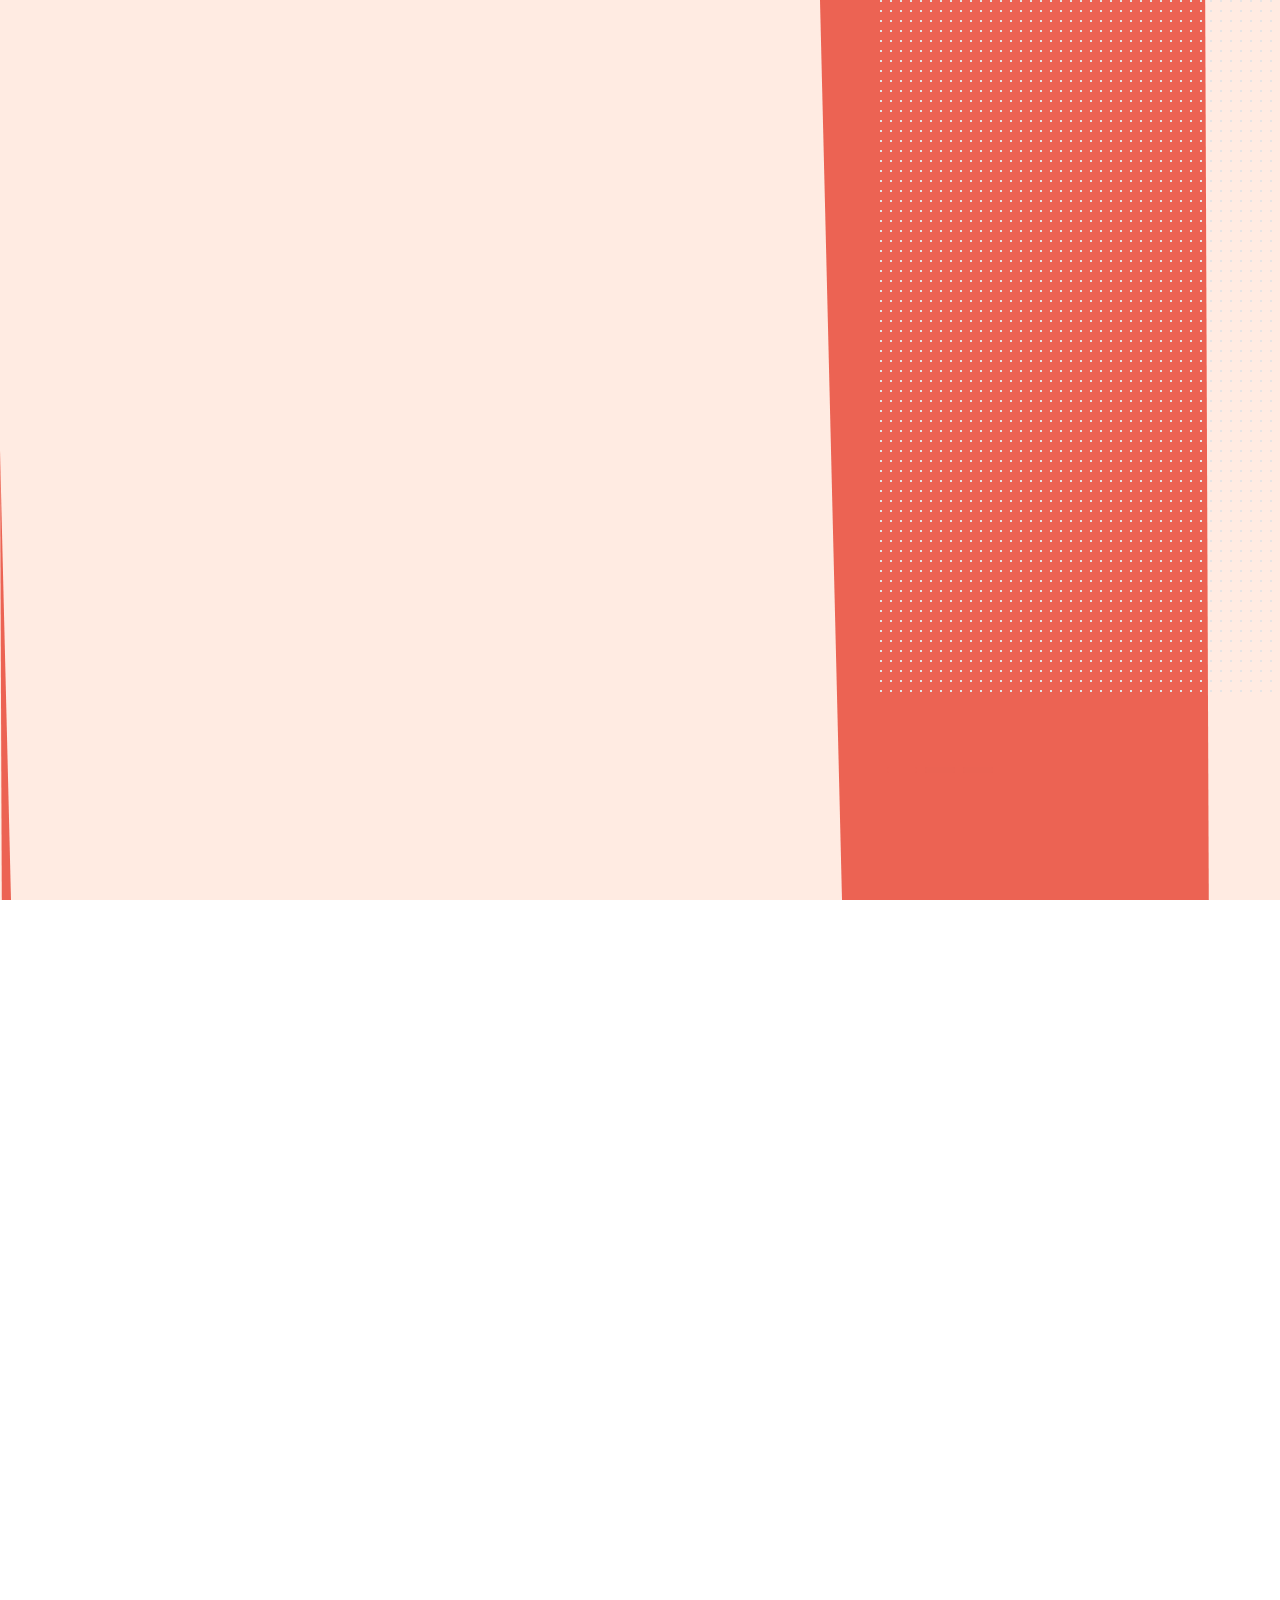
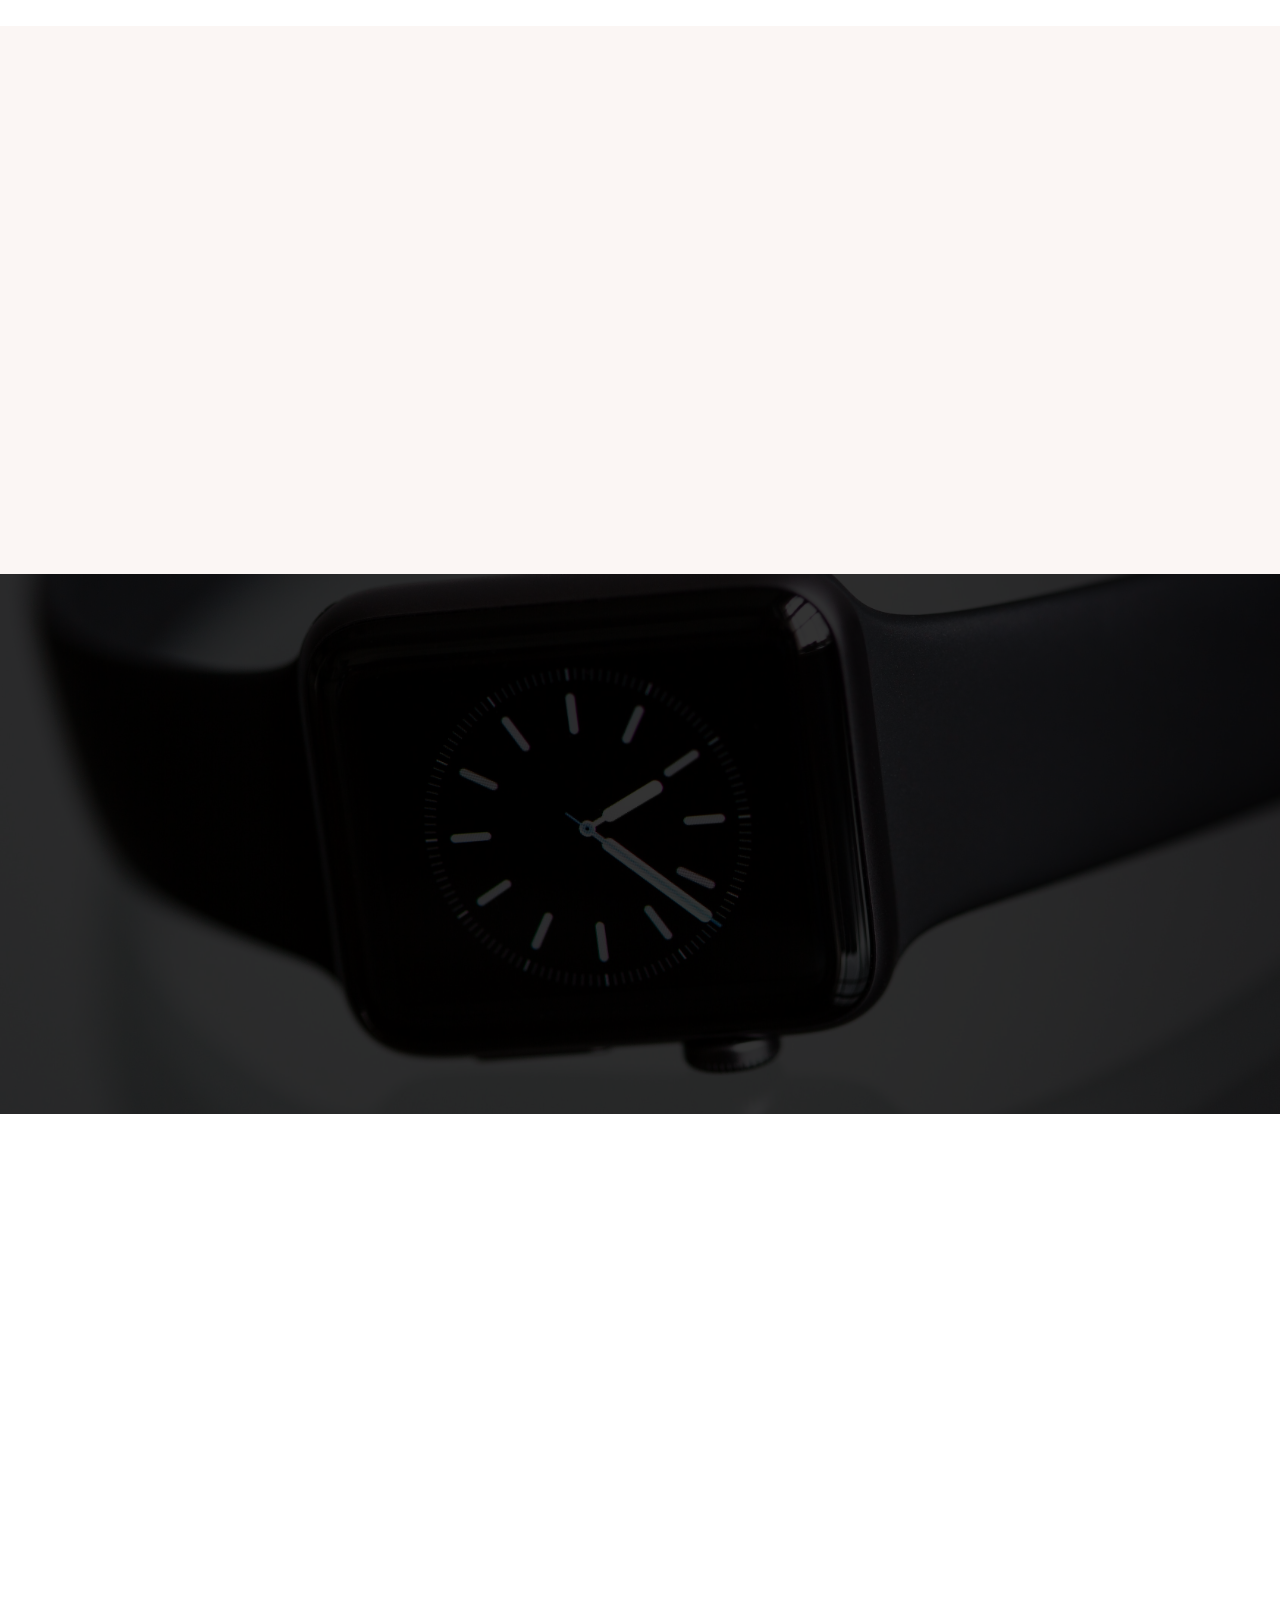
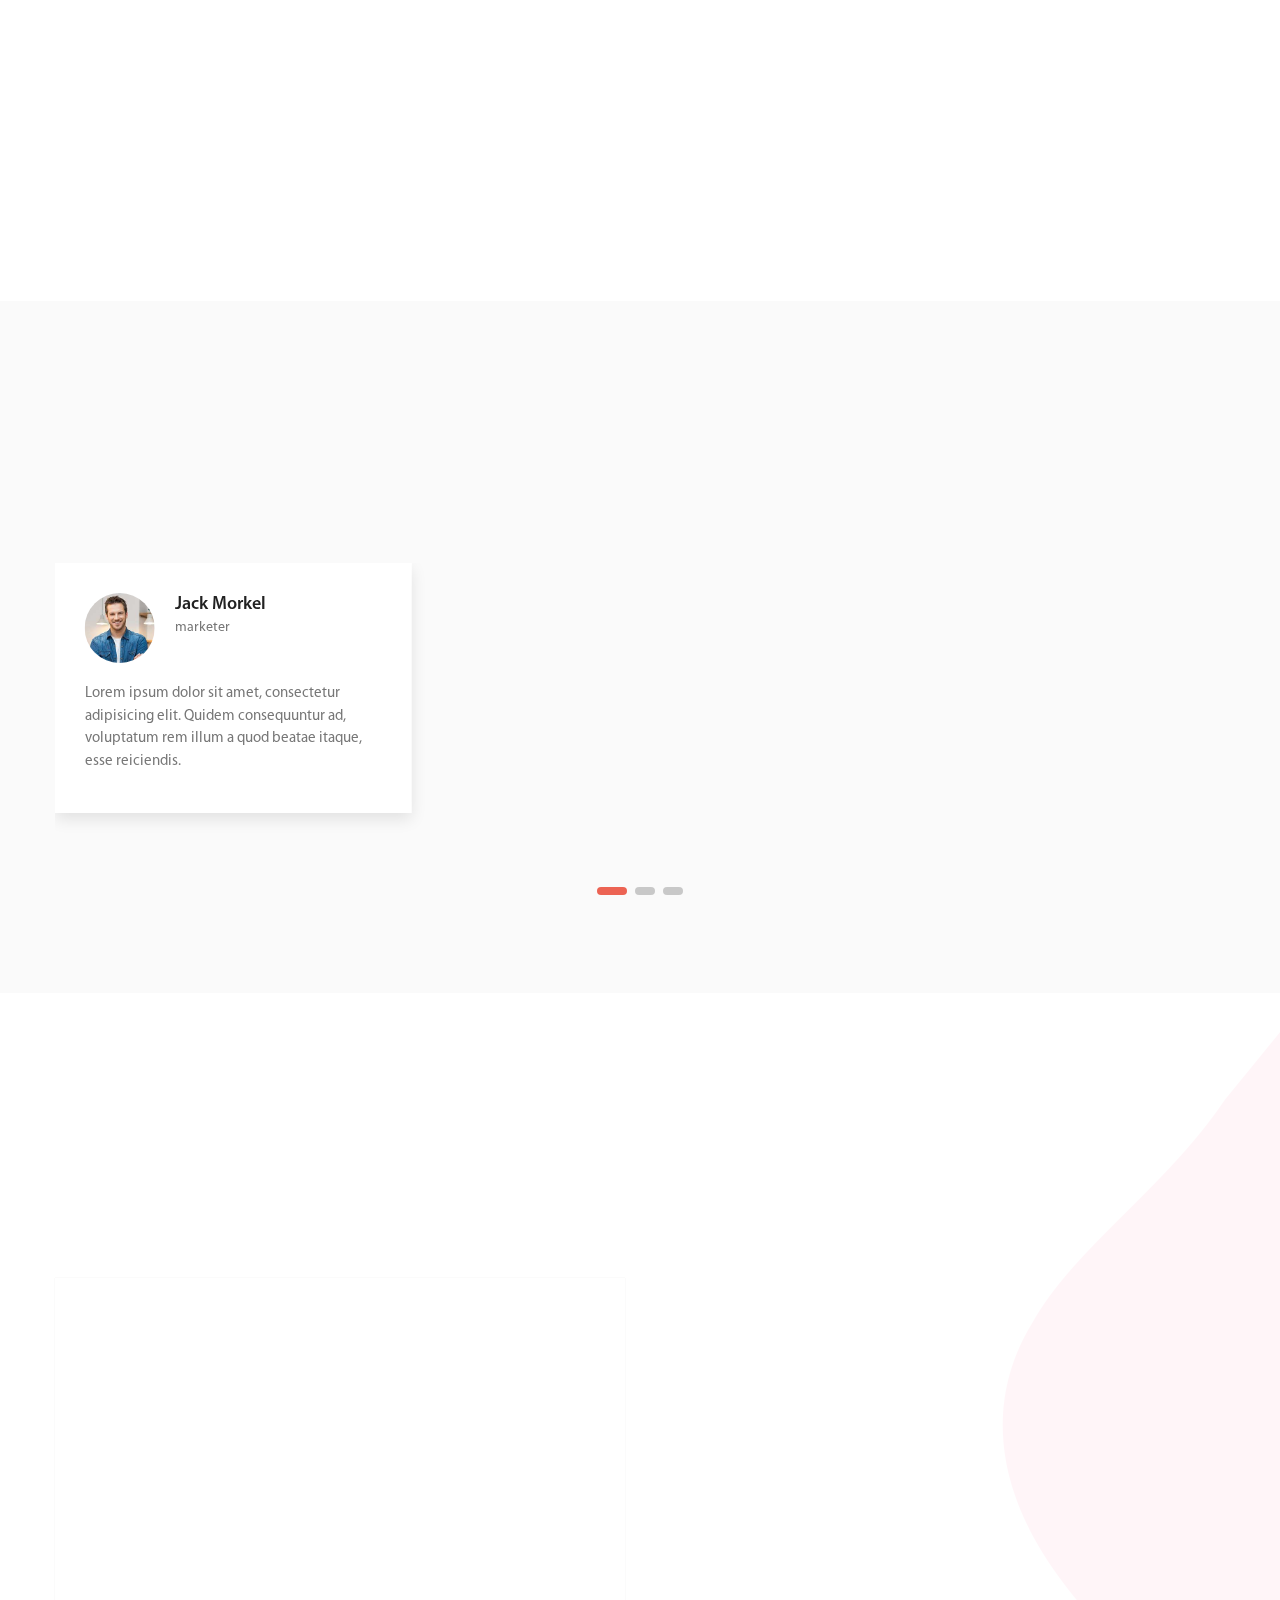
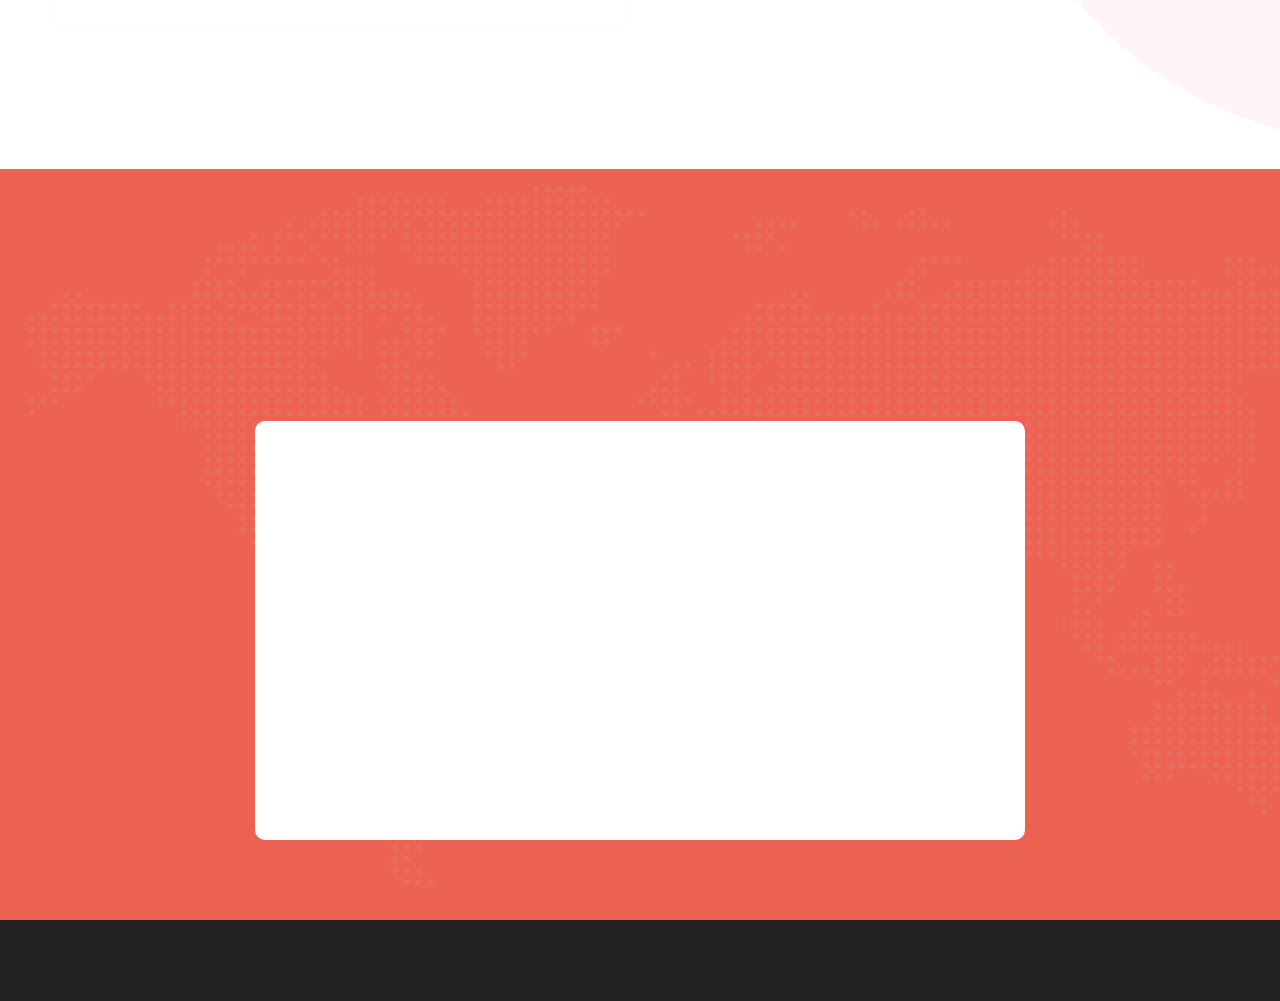
<file: index2.html>
<!DOCTYPE html>
<html lang="en">

<head>
  <meta charset="UTF-8">
  <meta name="viewport" content="width=device-width, initial-scale=1.0">
  <meta http-equiv="X-UA-Compatible" content="ie=edge">
  <meta name="keywords" content="">
  <meta name="description" content="">
  <title>Morofy - Product Landing Page</title>
  <!--favicon-->
  <link rel="shortcut icon" type="image/png" href="assets/images/favicon.png" />
  <!-- fontawesome -->
  <link rel="stylesheet" href="https://cdnjs.cloudflare.com/ajax/libs/font-awesome/5.11.2/css/all.min.css" />
  <!-- bootstrap css -->
  <link rel="stylesheet" href="assets/css/bootstrap.min.css">
  <!-- swiper css -->
  <link rel="stylesheet" href="assets/css/swiper.min.css">
  <!-- fancyapp css -->
  <link rel="stylesheet" href="assets/css/jquery.fancybox.min.css">
  <!-- main css -->
  <link rel="stylesheet" href="assets/css/style.css">
</head>

<body>

  <!-- start header -->
  <header id="header">
    <nav class="navbar navbar-expand-lg" id="header-navbar">
      <div class="container">
        <!-- Logo -->
        <a class="logo navbar-brand" href="#">Morofy</a>
        <button class="navbar-toggler hamburger" type="button" data-toggle="collapse" data-target="#navbarContent" aria-controls="navbarContent" aria-expanded="false" aria-label="Toggle navigation">
          <!-- <span class="icon-bar"><i class="icofont-navigation-menu"></i></span> -->
          <span class="line"></span>
          <span class="line"></span>
          <span class="line"></span>
        </button>
        <!-- navbar links -->
        <div class="collapse navbar-collapse" id="navbarContent">
          <ul class="navbar-nav ml-auto">
            <li class="nav-item active">
              <a class="nav-link" href="#homeArea" data-scroll-nav="0">Home</a>
            </li>
            <li class="nav-item">
              <a class="nav-link" href="#feature" data-scroll-nav="1">Features</a>
            </li>
            <li class="nav-item">
              <a class="nav-link" href="#about" data-scroll-nav="2">About</a>
            </li>
            <li class="nav-item">
              <a class="nav-link" href="#product" data-scroll-nav="3">Product</a>
            </li>
            <li class="nav-item">
              <a class="nav-link" href="#review" data-scroll-nav="5">Reviews</a>
            </li>
            <li class="nav-item">
              <a class="nav-link" href="#faq" data-scroll-nav="4">Faq</a>
            </li>
            <li class="nav-item">
              <a class="nav-link" href="#contact" data-scroll-nav="6">Contact</a>
            </li>
          </ul>
        </div>
      </div>
    </nav>
  </header>
  <!-- end header -->

  <!-- start home area -->
  <section class="home-area hero-bg" id="homeArea">
    <div id="homeBgAddition" class="home-addition-bg"></div>
    <div id="homeBg" class="home-bg"></div>
    <div class="container">
      <div class="row align-items-center">
        <div class="col-md-6 col-sm-12 col-xs-12">
          <div class="caption-text">
            <h2 class="large">
              <div class="line">
                <span>Smart Digital</span>
              </div>
              <div class="line">
                <span>Watch For</span>
              </div>
              <div class="line">
                <span>Luxurious Life</span>
              </div>
            </h2>
            <p>Donec nec justo eget felis facilisis fermentum. Aliquam porttitor mauris sit amet orci. Aenean dignissim pellentesque felis.</p>
            <a href="#buy-product" class="button-home">Buy Product</a>
          </div>
        </div>
        <div class="col-md-6 col-sm-12 col-xs-12">
          <div class="caption-img">
            <!-- <img src="assets/images/watch/gold-watch.png" class="img-fluid home-image" alt="Watch"> -->
            <div class="swiper-container swiper-header">
              <div class="swiper-wrapper">
                <div class="swiper-slide">
                  <div class="caption-slide">
                    <img src="assets/images/watch/gold-watch.png" class="img-fluid home-image" alt="Watch">
                  </div>
                </div>
                <div class="swiper-slide">
                  <div class="caption-slide">
                    <img src="assets/images/watch/gold-watch.png" class="img-fluid home-image" alt="Watch">
                  </div>
                </div>
                <div class="swiper-slide">
                  <div class="caption-slide">
                    <img src="assets/images/watch/gold-watch.png" class="img-fluid home-image" alt="Watch">
                  </div>
                </div>
              </div>
              <!-- swiper pagination -->
              <div class="swiper-pagination header-pagination"></div>

            </div>
          </div>
        </div>
      </div>
    </div>
    <div id="featureBannerGreen"></div>
    <div class="pattern-bg"></div>
  </section>
  <!-- end home area -->

  <!-- start feature -->
  <section class="feature-area hero-bg" id="feature">
    <div class="container">
      <div class="row">
        <div class="col-lg-5 col-md-6 col-xs-12">
          <div class="feature-caption">
            <div class="heading">
              <h2>We are here to provide you with the best features.</h2>
            </div>
            <p>Lorem ipsum dolor sit amet, consectetur adipisicing elit. Enim nulla qui sequi incidunt nemo aliquam minus necessitatibus eum. Dolores, repellat.</p>
            <a href="#" class="link">View All Features <i class="fas fa-chevron-right"></i></a>
          </div>
        </div>
        <div class="col-lg-7 col-md-12 col-xs-12">
          <div class="row feature-list">
            <!-- feature items -->
            <div class="lg-6 col-md-6 col-sm-12">
              <div class="feature-items">
                <div class="icon">
                  <spna class="icon-f"><i class="fas fa-layer-group"></i></spna>
                </div>
                <div class="text">
                  <h4 class="subhead">Attractive Interface</h4>
                  <p>Morbi in sem quis dui placerat ornare. Pellentesque odio nisi, euismod in, pharetra a, ultricies in, diam. Sed arcu. Cras consequat.</p>
                </div>
              </div>
            </div>
            <!-- //feature items -->
            <!-- feature items -->
            <div class="lg-6 col-md-6 col-sm-12">
              <div class="feature-items">
                <div class="icon">
                  <spna class="icon-f"><i class="fas fa-bell"></i></spna>
                </div>
                <div class="text">
                  <h4 class="subhead">Notification Alert</h4>
                  <p>Morbi in sem quis dui placerat ornare. Pellentesque odio nisi, euismod in, pharetra a, ultricies in, diam. Sed arcu. Cras consequat.</p>
                </div>
              </div>
            </div>
            <!-- //feature items -->
            <!-- feature items -->
            <div class="lg-6 col-md-6 col-sm-12">
              <div class="feature-items">
                <div class="icon">
                  <spna class="icon-f"><i class="fas fa-chart-bar"></i>
                </div>
                <div class="text">
                  <h4 class="subhead">GPS Tracking</h4>
                  <p>Morbi in sem quis dui placerat ornare. Pellentesque odio nisi, euismod in, pharetra a, ultricies in, diam. Sed arcu. Cras consequat.</p>
                </div>
              </div>
            </div>
            <!-- //feature items -->
            <!-- feature items -->
            <div class="lg-6 col-md-6 col-sm-12">
              <div class="feature-items">
                <div class="icon">
                  <spna class="icon-f"><i class="fas fa-comment-alt"></i>
                </div>
                <div class="text">
                  <h4 class="subhead">User Live Chat</h4>
                  <p>Morbi in sem quis dui placerat ornare. Pellentesque odio nisi, euismod in, pharetra a, ultricies in, diam. Sed arcu. Cras consequat.</p>
                </div>
              </div>
            </div>
            <!-- //feature items -->
            <!-- feature items -->
            <div class="lg-6 col-md-6 col-sm-12">
              <div class="feature-items">
                <div class="icon">
                  <spna class="icon-f"><i class="fab fa-app-store-ios"></i>
                </div>
                <div class="text">
                  <h4 class="subhead">IOS and Android Apps</h4>
                  <p>Morbi in sem quis dui placerat ornare. Pellentesque odio nisi, euismod in, pharetra a, ultricies in, diam. Sed arcu. Cras consequat.</p>
                </div>
              </div>
            </div>
            <!-- //feature items -->
            <!-- feature items -->
            <div class="lg-6 col-md-6 col-sm-12">
              <div class="feature-items">
                <div class="icon">
                  <spna class="icon-f"><i class="fas fa-microchip"></i>
                </div>
                <div class="text">
                  <h4 class="subhead">Lastest Technology</h4>
                  <p>Morbi in sem quis dui placerat ornare. Pellentesque odio nisi, euismod in, pharetra a, ultricies in, diam. Sed arcu. Cras consequat.</p>
                </div>
              </div>
            </div>
            <!-- //feature items -->
          </div>
        </div>
      </div>
    </div>
    <div id="aboutBannerGreen"></div>
  </section>
  <!-- end feature -->

  <!-- start about -->
  <section class="about-area hero-bg" id="about">
    <div class="container">
      <div class="row align-items-center">
        <div class="col-lg-6 col-md-6 col-xs-12 col-sm-12">
          <div class="about-caption">
            <h5 class="subhead">About the Watch</h5>
            <h2 class="head">Best and Fashionable Smart Watch For Easy Life.</h2>
            <p>Lorem ipsum dolor sit amet, consectetur adipisicing elit. Architecto tempora illum, ratione corporis dolore animi explicabo itaque. Reprehenderit minima pariatur magni sit aliquam, reiciendis at quasi, ullam quidem ea asperiores.</p>

            <ul class="list-point">
              <li class="items"><i class="fas fa-check"></i> Model No #240 Blackmart</li>
              <li class="items"><i class="fas fa-check"></i> Camera Resulation 24 Mega Pixel</li>
              <li class="items"><i class="fas fa-check"></i> Image Processor DIGIC 7</li>
            </ul>
          </div>
        </div>
        <div class="col-lg-6 col-md-6 col-xs-12 col-sm-12">
          <div class="about-image">
            <img src="assets/images/view.jpeg" class="img-fluid w-100" alt="About View">
            <div class="">
              <a data-fancybox href="https://www.youtube.com/watch?v=U2bxEPShX3o" class="video-play-button"><i class="fas fa-play"></i></a>
            </div>
          </div>
        </div>
      </div>
    </div>
    <div id="videoBannerGreen"></div>
  </section>
  <!-- end about -->

  <!-- start video -->
  <section class="video-area">
    <div class="container">
      <div class="row">
        <div class="col-md-12 text-center">
          <div class="heading">
            <h2>Product Demo Video</h2>
            <p>Lorem ipsum dolor sit amet, consectetur adipisicing elit. Quae, rerum aut! Tempore maiores ipsum sequi porro ratione officia.</p>
          </div>
          <div class="video-play-button">
            <a data-fancybox href="https://www.youtube.com/watch?v=SGo1i4BEBL4"><i class="fas fa-play"></i></a>
          </div>
        </div>
      </div>
    </div>
    <div id="productBannerGreen"></div>
  </section>
  <!-- end video -->

  <!-- start product -->
  <section class="product-area hero-bg" id="product">
    <div class="container">
      <div class="row">
        <div class="col-md-12">
          <div class="heading">
            <h2>Our Awesome Products</h2>
            <p>Donec nec justo eget felis facilisis fermentum. Aliquam porttitor mauris sit amet orci. Aenean dignissim pellentesque felis.</p>
          </div>
        </div>

        <div class="col-md-12">
          <div class="product-items">
            <div class="row">
              <div class="col-lg-3 col-md-4 col-sm-12 col-xs-12 p-lg-0 pro-box">
                <div class="product-card">
                  <div class="product-image">
                    <img src="assets/images/products/product-01.png" class="img-fluid" alt="Product Image">
                  </div>
                  <div class="product-details">
                    <div class="product-head">
                      <h6 class="price"><span class="dollar">$</span>199$.00</h6>
                      <h4 class="name">Casual</h4>
                    </div>
                    <div class="product-title-hover">
                      <div class="title">
                        <p>Lorem ipsum dolor sit amet, consectetur adipisicing elit.</p>
                        <a href="#" class="btn btn-default btn-block">Shop <i class="fas fa-long-arrow-alt-right"></i></a>
                      </div>
                    </div>
                  </div>
                </div>
              </div>
              <div class="col-lg-3 col-md-4 col-sm-12 col-xs-12 p-lg-0 pro-box">
                <div class="product-card">
                  <div class="product-image">
                    <img src="assets/images/products/product-02.png" class="img-fluid" alt="Product Image">
                  </div>
                  <div class="product-details">
                    <div class="product-head">
                      <h6 class="price"><span class="dollar">$</span>199$.00</h6>
                      <h4 class="name">Smart</h4>
                    </div>
                    <div class="product-title-hover">
                      <div class="title">
                        <p>Lorem ipsum dolor sit amet, consectetur adipisicing elit.</p>
                        <a href="#" class="btn btn-default btn-block">Shop <i class="fas fa-long-arrow-alt-right"></i></a>
                      </div>
                    </div>
                  </div>
                </div>
              </div>
              <div class="col-lg-3 col-md-4 col-sm-12 col-xs-12 p-lg-0 pro-box">
                <div class="product-card">
                  <div class="product-image">
                    <img src="assets/images/products/product-03.png" class="img-fluid" alt="Product Image">
                  </div>
                  <div class="product-details">
                    <div class="product-head">
                      <h6 class="price"><span class="dollar">$</span>199$.00</h6>
                      <h4 class="name">Glorious</h4>
                    </div>
                    <div class="product-title-hover">
                      <div class="title">
                        <p>Lorem ipsum dolor sit amet, consectetur adipisicing elit.</p>
                        <a href="#" class="btn btn-default btn-block">Shop <i class="fas fa-long-arrow-alt-right"></i></a>
                      </div>
                    </div>
                  </div>
                </div>
              </div>
              <div class="col-lg-3 col-md-4 col-sm-12 col-xs-12 p-lg-0 pro-box">
                <div class="product-card">
                  <div class="product-image">
                    <img src="assets/images/products/product-04.png" class="img-fluid" alt="Product Image">
                  </div>
                  <div class="product-details">
                    <div class="product-head">
                      <h6 class="price"><span class="dollar">$</span>199$.00</h6>
                      <h4 class="name">Extra</h4>
                    </div>
                    <div class="product-title-hover">
                      <div class="title">
                        <p>Lorem ipsum dolor sit amet, consectetur adipisicing elit.</p>
                        <a href="#" class="btn btn-default btn-block">Shop <i class="fas fa-long-arrow-alt-right"></i></a>
                      </div>
                    </div>
                  </div>
                </div>
              </div>
            </div>
          </div>
        </div>
      </div>
    </div>
    <div id="reviewBannerGreen"></div>
  </section>
  <!-- end product -->

  <!-- start review client -->
  <section class="review-client hero-bg" id="review">
    <div class="container">
      <div class="row">
        <div class="col-md-12">
          <div class="heading">
            <h2>Customer Reviews</h2>
            <p>Lorem ipsum dolor sit amet, consectetur adipisicing elit. Quae, rerum aut! Tempore maiores ipsum sequi porro ratione officia.</p>
          </div>

          <div class="review-slider">
            <div class="swiper-container review-container">
              <div class="swiper-wrapper">
                <div class="swiper-slide">
                  <div class="review-content">
                    <div class="inline-rev">
                      <img src="assets/images/reviews/client-1.jpg" class="img-fluid" alt="">
                      <div class="name">
                        <h4>Shane Kyle</h4>
                        <p>marketer</p>
                      </div>
                    </div>
                    <div class="title">
                      <p>Lorem ipsum dolor sit amet, consectetur adipisicing elit. Quidem consequuntur ad, voluptatum rem illum a quod beatae itaque, esse reiciendis.</p>
                    </div>
                  </div>
                </div>
                <div class="swiper-slide">
                  <div class="review-content">
                    <div class="inline-rev">
                      <img src="assets/images/reviews/client-2.jpg" class="img-fluid" alt="">
                      <div class="name">
                        <h4>Adam Smith</h4>
                        <p>marketer</p>
                      </div>
                    </div>
                    <div class="title">
                      <p>Lorem ipsum dolor sit amet, consectetur adipisicing elit. Quidem consequuntur ad, voluptatum rem illum a quod beatae itaque, esse reiciendis.</p>
                    </div>
                  </div>
                </div>
                <div class="swiper-slide">
                  <div class="review-content">
                    <div class="inline-rev">
                      <img src="assets/images/reviews/client-3.jpg" class="img-fluid" alt="">
                      <div class="name">
                        <h4>Jack Morkel</h4>
                        <p>marketer</p>
                      </div>
                    </div>
                    <div class="title">
                      <p>Lorem ipsum dolor sit amet, consectetur adipisicing elit. Quidem consequuntur ad, voluptatum rem illum a quod beatae itaque, esse reiciendis.</p>
                    </div>
                  </div>
                </div>
              </div>

              <!-- swiper pagination -->
              <div class="swiper-pagination review-pagination"></div>
            </div>
          </div>
        </div>
      </div>
    </div>
    <div id="faqGreenBanner"></div>
  </section>
  <!-- end review client -->

  <!-- start faq -->
  <section class="faq-area hero-bg" id="faq">
    <div class="container">
      <div class="row">
        <div class="col-md-12">
          <div class="heading">
            <h2>Frequently Asked Questions</h2>
            <p>Lorem ipsum dolor sit amet, consectetur adipisicing elit. Quae, rerum aut! Tempore maiores ipsum sequi porro ratione officia.</p>
          </div>
        </div>

      </div>
      <div class="row align-items-center">
        <div class="col-lg-6 col-md-6 col-sm-12 col-xs-12">
          <div class="faq-accordion">
            <div id="accordion" class="myaccordion">
              <div class="card">
                <div class="card-header" id="headingOne">
                  <h2 class="mb-0">
                    <button class="d-flex align-items-center justify-content-between btn btn-link collapsed" data-toggle="collapse" data-target="#collapseOne" aria-expanded="false" aria-controls="collapseOne">
                      How can I buy the watch?
                      <span class="fa-stack fa-sm">
                        <i class="fas fa-circle fa-stack-2x"></i>
                        <i class="fas fa-minus fa-stack-1x fa-inverse"></i>
                      </span>
                    </button>
                  </h2>
                </div>
                <div id="collapseOne" class="collapse show" aria-labelledby="headingOne" data-parent="#accordion">
                  <div class="card-body">
                    <p>Lorem ipsum dolor sit amet, consectetur adipisicing elit. Dolorem omnis ratione voluptate nesciunt aperiam dolorum iure deleniti possimus, voluptas sint repudiandae nulla architecto eveniet, ex. Harum incidunt provident sapiente nobis!</p>
                  </div>
                </div>
              </div>
              <div class="card">
                <div class="card-header" id="headingTwo">
                  <h2 class="mb-0">
                    <button class="d-flex align-items-center justify-content-between btn btn-link collapsed" data-toggle="collapse" data-target="#collapseTwo" aria-expanded="false" aria-controls="collapseTwo">
                      How can I order the watch?
                      <span class="fa-stack fa-2x">
                        <i class="fas fa-circle fa-stack-2x"></i>
                        <i class="fas fa-plus fa-stack-1x fa-inverse"></i>
                      </span>
                    </button>
                  </h2>
                </div>
                <div id="collapseTwo" class="collapse" aria-labelledby="headingTwo" data-parent="#accordion">
                  <div class="card-body">
                    <p>Lorem ipsum dolor sit amet, consectetur adipisicing elit. Dolorem omnis ratione voluptate nesciunt aperiam dolorum iure deleniti possimus, voluptas sint repudiandae nulla architecto eveniet, ex. Harum incidunt provident sapiente nobis!</p>
                  </div>
                </div>
              </div>
              <div class="card">
                <div class="card-header" id="headingThree">
                  <h2 class="mb-0">
                    <button class="d-flex align-items-center justify-content-between btn btn-link collapsed" data-toggle="collapse" data-target="#collapseThree" aria-expanded="false" aria-controls="collapseThree">
                      How much price of the watch?
                      <span class="fa-stack fa-2x">
                        <i class="fas fa-circle fa-stack-2x"></i>
                        <i class="fas fa-plus fa-stack-1x fa-inverse"></i>
                      </span>
                    </button>
                  </h2>
                </div>
                <div id="collapseThree" class="collapse" aria-labelledby="headingThree" data-parent="#accordion">
                  <div class="card-body">
                    <p>Lorem ipsum dolor sit amet, consectetur adipisicing elit. Dolorem omnis ratione voluptate nesciunt aperiam dolorum iure deleniti possimus, voluptas sint repudiandae nulla architecto eveniet, ex. Harum incidunt provident sapiente nobis!</p>
                  </div>
                </div>
              </div>
            </div>
          </div>
        </div>

        <div class="col-lg-6 col-md-6 col-sm-12 col-xs-12">
          <div class="faq-image text-center">
            <img src="assets/images/watch-3.png" class="img-fluid" alt="Watch Image">
          </div>
        </div>
      </div>
    </div>
    <div id="contactGreenBanner"></div>
  </section>
  <!-- end faq -->

  <!-- start contact -->
  <section class="contact-area hero-bg" id="contact">
    <div id="footerBannerGreen"></div>
    <div class="container">
      <div class="row justify-content-center">
        <div class="col-md-12">
          <div class="heading">
            <h2>Contact Us</h2>
            <p>Lorem ipsum dolor sit amet, consectetur adipisicing elit. Quae, rerum aut! Tempore maiores ipsum sequi porro ratione officia.</p>
          </div>
        </div>

        <div class="col-lg-8 col-md-8 col-sm-12 col-xs-12">
          <div class="contact-form card">
            <form id="field-contact" action="#" class="form-inner" method="POST">
              <div class="row">
                <div class="col-lg-6 col-md-6 col-xs-12 col-sm-12">
                  <div class="form-group">
                    <input type="text" name="name" id="name" class="form-control" placeholder="Name*" required="required" data-error="Name is required.">
                    <div class="help-block with-errors"></div>
                  </div>
                </div>
                <div class="col-lg-6 col-md-6 col-xs-12 col-sm-12">
                  <div class="form-group">
                    <input type="email" name="email" id="email" class="form-control" placeholder="Email*" required="required" data-error="Valid email is required.">
                    <div class="help-block with-errors"></div>
                  </div>
                </div>
                <div class="col-lg-12 col-md-12 col-xs-12 col-sm-12">
                  <div class="form-group">
                    <input type="text" name="subject" id="subject" class="form-control" placeholder="Subject*">
                  </div>
                </div>
                <div class="col-lg-12 col-md-12 col-xs-12 col-sm-12">
                  <div class="form-group">
                    <textarea name="message" id="message" class="form-control" cols="30" rows="4" placeholder="Write Your Message*" required="required" data-error="Please, leave us a message."></textarea>
                    <div class="help-block with-errors"></div>
                  </div>
                </div>
                <div class="col-md-12">
                  <div class="form-group text-center">
                    <button type="submit" class="btn btn-default btn-submit">Submit</button>
                  </div>
                </div>
              </div>
            </form>
          </div>
        </div>
      </div>
    </div>
  </section>
  <!-- end contact -->

  <!-- start footer -->
  <footer class="footer-area">
    <div id="footerBgAddition" class="footer-addition-bg"></div>
    <div id="footerBg" class="footer-bg"></div>
    <div class="container">
      <div class="row">
        <div class="col-md-12">
          <div class="copyright">
            <p>© Copyright 2019. All Rights Reserved By <a href="#">Aizaz Jamil</a></p>
          </div>
        </div>
      </div>
    </div>
  </footer>
  <!-- end footer -->

  <!-- jQuery js -->
  <script src="assets/js/jquery-3.4.1.min.js"></script>
  <!-- popper js -->
  <script src="assets/js/popper.min.js"></script>
  <!-- bootstrap js -->
  <script src="assets/js/bootstrap.min.js"></script>
  <!-- animation js -->
  <script src="assets/js/animations/ScrollMagic.min.js"></script>
  <script src="assets/js/animations/animation.gsap.min.js"></script>
  <script src="assets/js/animations/debug.addIndicators.min.js"></script>
  <script src="assets/js/animations/gsap.min.js"></script>
  <!-- swiper js -->
  <script src="assets/js/swiper.min.js"></script>
  <!-- contact js -->
  <script src="assets/js/contact.js"></script>
  <!-- validate js -->
  <script src="assets/js/validator.min.js"></script>
  <!-- fancyapp js -->
  <script src="assets/js/jquery.fancybox.min.js"></script>
  <!-- main js -->
  <script src="assets/js/main.js"></script>
</body>

</html>
</file>
<file: assets/css/style.css>
@font-face {
  font-family: "MYRIADPRO-REGULAR";
  src: url("../fonts/myriad-pro/MYRIADPRO-REGULAR.OTF");
}
@font-face {
  font-family: "MyriadPro-Light";
  src: url("../fonts/myriad-pro/MyriadPro-Light.otf");
}
@font-face {
  font-family: "MYRIADPRO-SEMIBOLD";
  src: url("../fonts/myriad-pro/MYRIADPRO-SEMIBOLD.OTF");
}
@font-face {
  font-family: "MYRIADPRO-BOLD";
  src: url("../fonts/myriad-pro/MYRIADPRO-BOLD.OTF");
}
:root {
  --regular: "MYRIADPRO-REGULAR";
  --light: "MyriadPro-Light";
  --medium: "Poppins-Medium";
  --semibold: "MYRIADPRO-SEMIBOLD";
  --bold: "MYRIADPRO-BOLD";
  --extrabold: "Poppins-ExtraBold";
  --primary-color: #ffebe2;
  --secondary-color: #ec6353;
  --white-color: #fff;
  --black-color: #000;
  --dark-color: #222;
  --purple-color: rgb(106,125,241);
  --yellow-color: #fed339;
  --orange-color: #f96740;
}

* {
  margin: 0;
  padding: 0;
  box-sizing: border-box;
  box-sizing: -webkit-border-box;
  box-sizing: -moz-border-box;
}

abbr,
address,
article,
aside,
audio,
b,
blockquote,
body,
canvas,
caption,
cite,
code,
dd,
del,
details,
dfn,
div,
dl,
dt,
em,
fieldset,
figcaption,
figure,
footer,
form,
h1,
h2,
h3,
h4,
h5,
h6,
header,
hgroup,
html,
i,
iframe,
img,
ins,
kbd,
label,
legend,
li,
mark,
menu,
nav,
object,
ol,
p,
pre,
q,
samp,
section,
small,
span,
strong,
sub,
summary,
sup,
table,
tbody,
td,
tfoot,
th,
thead,
time,
tr,
ul,
var,
video {
  margin: 0;
  padding: 0;
  border: 0;
  outline: 0;
  font-size: 100%;
  vertical-align: baseline;
  background: transparent;
}

body {
  margin: 0;
  padding: 0;
  width: 100%;
  font-family: var(--regular);
  overflow-x: hidden;
  background-color: #fff !important;
}

article,
aside,
details,
figcaption,
figure,
footer,
header,
hgroup,
menu,
nav,
section {
  display: block;
}

nav ul {
  list-style: none;
}

blockquote,
q {
  quotes: none;
}

blockquote:after,
blockquote:before,
q:after,
q:before {
  content: "";
  content: none;
}

a {
  margin: 0;
  padding: 0;
  font-size: 100%;
  vertical-align: middle;
  background: transparent;
  text-decoration: none;
}

/* change colours to suit your needs */
ins {
  background-color: #ff9;
  color: #000;
  text-decoration: none;
}

/* change colours to suit your needs */
mark {
  background-color: #ff9;
  color: #000;
  font-style: italic;
  font-weight: bold;
}

del {
  text-decoration: line-through;
}

abbr[title],
dfn[title] {
  border-bottom: 1px dotted;
  cursor: help;
}

table {
  border-collapse: collapse;
  border-spacing: 0;
}

/* change border colour to suit your needs */
hr {
  display: block;
  height: 1px;
  border: 0;
  border-top: 1px solid #cccccc;
  margin: 1em 0;
  padding: 0;
}

input,
select {
  vertical-align: middle;
}

::-webkit-selection {
  background-color: var(--secondary-color);
  color: var(--white-color);
}

::-moz-selection {
  background-color: var(--secondary-color);
  color: var(--white-color);
}

::selection {
  background-color: var(--secondary-color);
  color: var(--white-color);
}

.stretch-card {
  display: -webkit-flex;
  display: flex;
  -webkit-align-items: stretch;
  align-items: stretch;
  -webkit-justify-content: stretch;
  justify-content: stretch;
}

@media (min-width: 1200px) {
  .container {
    max-width: 1200px !important;
  }
}
@media screen and (max-width: 992px) {
  .nav--wrapper {
    padding-right: 20px !important;
    padding-left: 20px !important;
  }
}
.uppercase {
  text-transform: uppercase;
}

.heading h2 {
  font-size: 2.5em;
  font-family: var(--bold);
  font-style: normal;
  font-weight: bold;
  text-align: left;
  color: var(--black-color);
}

@media screen and (min-width: 320px) and (max-width: 767px) {
  .inner_reverse {
    flex-direction: column-reverse !important;
  }
}

.pattern-bg {
  position: absolute;
  right: 0;
  top: 0;
  width: 400px;
  height: 700px;
  background-image: url(../images/dot.png);
  z-index: 0;
}

.help-block.with-errors li {
  color: #ff0000;
  margin: 4px 0 0;
  font-size: 16px;
  font-family: var(--regular);
  font-weight: 400;
}

.navbar {
  background-color: transparent !important;
  width: 100%;
  position: fixed;
  top: 0;
  right: 0;
  left: 0;
  display: inline-block;
  padding: 20px 0 !important;
  z-index: 9999;
  -webkit-transition: all 0.25s ease;
  -moz-transition: all 0.25s ease;
  -ms-transition: all 0.25s ease;
  -o-transition: all 0.25s ease;
  transition: all 0.25s ease;
}
@media screen and (min-width: 320px) and (max-width: 991px) {
  .navbar {
    padding: 1.25em 1.25em !important;
  }
}
.navbar .hamburger {
  position: relative;
}
.navbar .hamburger:focus {
  outline: none;
  box-shadow: none;
  border: none;
}
.navbar .hamburger .line {
  width: 40px;
  height: 5px;
  background-color: var(--black-color);
  display: block;
  margin: 8px auto;
  -webkit-transition: all 0.3s ease-in-out;
  -o-transition: all 0.3s ease-in-out;
  transition: all 0.3s ease-in-out;
}
.navbar .hamburger .line:hover {
  cursor: pointer;
}
.navbar .hamburger.is-active .line:nth-child(2) {
  opacity: 0;
}
.navbar .hamburger.is-active .line:nth-child(1) {
  -webkit-transform: translateY(13px) rotate(45deg);
  -ms-transform: translateY(13px) rotate(45deg);
  -o-transform: translateY(13px) rotate(45deg);
  transform: translateY(13px) rotate(45deg);
}
.navbar .hamburger.is-active .line:nth-child(3) {
  -webkit-transform: translateY(-13px) rotate(-45deg);
  -ms-transform: translateY(-13px) rotate(-45deg);
  -o-transform: translateY(-13px) rotate(-45deg);
  transform: translateY(-13px) rotate(-45deg);
}
.navbar-brand {
  text-transform: uppercase;
  font-size: 35px;
  font-family: var(--bold);
  font-weight: bolder;
  color: var(--black-color);
  text-align: left;
  position: relative;
  display: inline-block;
}
@media screen and (min-width: 320px) and (max-width: 991px) {
  .navbar-nav {
    background-color: var(--black-color);
    padding: 0 20px;
  }
}
.navbar-nav .nav-item {
  margin-right: 25px;
}
.navbar-nav .nav-item:last-of-type {
  margin-right: 0;
}
.navbar-nav .nav-item .nav-link {
  font-size: 17px;
  font-family: var(--semibold);
  font-weight: 500;
  color: var(--dark-color);
  -webkit-transition: 0.25s ease;
  -moz-transition: 0.25s ease;
  -ms-transition: 0.25s ease;
  -o-transition: 0.25s ease;
  transition: 0.25s ease;
}
@media screen and (min-width: 320px) and (max-width: 991px) {
  .navbar-nav .nav-item .nav-link {
    color: var(--white-color);
  }
}
.navbar-nav .nav-item .nav-link:hover {
  color: var(--secondary-color);
  -webkit-transition: 0.25s ease;
  -moz-transition: 0.25s ease;
  -ms-transition: 0.25s ease;
  -o-transition: 0.25s ease;
  transition: 0.25s ease;
}
.navbar-nav .active .nav-link {
  color: var(--secondary-color);
}

.scrolled {
  width: 100%;
  -webkit-transition: all 0.25s ease;
  -moz-transition: all 0.25s ease;
  -ms-transition: all 0.25s ease;
  -o-transition: all 0.25s ease;
  transition: all 0.25s ease;
  padding: 12px 0 !important;
  background-color: var(--white-color) !important;
  box-shadow: 0 4px 15px rgba(0, 0, 0, 0.1);
}
@media screen and (min-width: 320px) and (max-width: 991px) {
  .scrolled {
    padding: 12px 20px !important;
  }
}
@media screen and (min-width: 320px) and (max-width: 991px) {
  .scrolled .navbar-nav {
    background-color: var(--white-color);
    padding: 0;
  }
}
@media screen and (min-width: 320px) and (max-width: 991px) {
  .scrolled .navbar-nav .nav-item .nav-link {
    color: var(--dark-color);
  }
}

.home-area {
  background-color: var(--primary-color);
  width: 100%;
  height: 100vh;
  position: relative;
  -webkit-display: flex;
  -moz-display: flex;
  -ms-display: flex;
  display: flex;
  align-items: center;
  justify-content: flex-start;
  flex-wrap: wrap;
}
@media screen and (min-width: 320px) and (max-width: 767px) {
  .home-area {
    height: 100%;
    padding: 9.375em 0 40px 0;
  }
}
.home-area .home-addition-bg {
  background: var(--secondary-color);
  position: absolute;
  left: 0;
  right: 0;
  top: 0;
  bottom: 0;
  height: 100%;
}
.home-area .home-bg {
  background: var(--primary-color);
  position: absolute;
  left: 0;
  right: 0;
  top: 0;
  bottom: 0;
  height: 100%;
}
.home-area .caption-text {
  position: relative;
  z-index: 10;
}
.home-area .caption-text .large {
  font-size: 4.375em;
  font-weight: bold;
  font-family: var(--bold);
  color: var(--black-color);
  text-align: left;
  position: relative;
  display: block;
  visibility: visible;
  line-height: 80px;
  margin-bottom: 30px;
  z-index: 10;
}
.home-area .caption-text .large .line {
  overflow: hidden;
  height: 80px;
  position: relative;
}
.home-area .caption-text .large span {
  position: absolute;
}
.home-area .caption-text p {
  font-size: 1.125em;
  font-family: var(--regular);
  font-weight: 400;
  text-align: left;
  color: #777;
  line-height: 30px;
  position: relative;
  display: block;
  margin-bottom: 30px;
}
.home-area .caption-text .button-home {
  background-color: var(--secondary-color);
  text-align: center;
  position: relative;
  -webkit-border-radius: 3px;
  -moz-border-radius: 3px;
  -ms-border-radius: 3px;
  -o-border-radius: 3px;
  border-radius: 3px;
  color: var(--white-color);
  font-family: var(--semibold);
  font-weight: 500;
  font-size: 18px;
  display: inline-block;
  padding: 14px 40px;
  text-decoration: none;
  -webkit-transition: 0.25s ease;
  -moz-transition: 0.25s ease;
  -ms-transition: 0.25s ease;
  -o-transition: 0.25s ease;
  transition: 0.25s ease;
}
.home-area .caption-text .button-home:hover {
  background-color: var(--black-color);
  -webkit-transition: 0.25s ease;
  -moz-transition: 0.25s ease;
  -ms-transition: 0.25s ease;
  -o-transition: 0.25s ease;
  transition: 0.25s ease;
}
.home-area .caption-img {
  z-index: 10;
  position: relative;
}

.swiper-header .swiper-slide .caption-slide img {
  height: 100% !important;
  width: 100% !important;
}
.swiper-header .swiper-pagination-bullet {
  width: 30px !important;
  height: 6px !important;
  -webkit-border-radius: 2px !important;
  -moz-border-radius: 2px !important;
  -ms-border-radius: 2px !important;
  -o-border-radius: 2px !important;
  border-radius: 2px !important;
  background-color: var(--secondary-color) !important;
}

.feature-area {
  padding: 5em 0 3.4375em 0;
  width: 100%;
  position: relative;
  display: block;
  margin: 0;
}
.feature-area .heading {
  margin-bottom: 20px;
}
.feature-area .heading h2 {
  font-weight: 400;
  font-family: var(--semibold);
}
.feature-caption p {
  font-size: 18px;
  font-family: var(--regular);
  font-weight: 400;
  color: #777;
  text-align: left;
  display: block;
  visibility: visible;
  line-height: 30px;
}
.feature-caption .link {
  color: var(--secondary-color);
  font-family: var(--semibold);
  font-weight: 500;
  font-size: 18px;
  position: relative;
  text-align: left;
  position: relative;
  display: block;
  margin-top: 50px;
  text-decoration: none;
}
.feature-caption .link i {
  padding-left: 10px;
  font-size: 12px;
}
.feature-items {
  margin-bottom: 25px;
}
.feature-items .icon {
  margin-bottom: 15px;
}
.feature-items .icon .icon-f i {
  font-size: 30px;
  color: var(--secondary-color);
}
.feature-items .subhead {
  font-size: 20px;
  font-family: var(--bold);
  font-weight: bold;
  text-align: left;
  position: relative;
  color: var(--black-color);
  display: block;
  margin-bottom: 15px;
}
.feature-items p {
  font-size: 16px;
  font-family: var(--regular);
  font-weight: 400;
  color: #777;
  text-align: left;
  line-height: 28px;
}

.video-area {
  background-image: url("../images/background.jpeg");
  background-repeat: no-repeat;
  background-position: center;
  background-size: cover;
  width: 100%;
  padding: 0;
  height: 60vh;
  position: relative;
  -webkit-display: flex;
  -moz-display: flex;
  -ms-display: flex;
  display: flex;
  align-items: center;
  justify-content: center;
  flex-wrap: wrap;
}
.video-area:before {
  content: "";
  background-color: rgba(0, 0, 0, 0.8);
  width: 100%;
  height: 100%;
  position: absolute;
  top: 0;
  right: 0;
  bottom: 0;
  left: 0;
}
.video-area .heading {
  margin-bottom: 30px;
}
.video-area .heading h2, .video-area .heading p {
  text-align: center;
  Color: var(--white-color);
}
.video-area .heading p {
  font-size: 18px;
  font-family: var(--regular);
  font-weight: 400;
  color: #ccc;
  max-width: 700px;
  margin: 14px auto;
}
.video-play-button {
  position: relative;
  z-index: 10;
  box-sizing: content-box;
  display: inline-block;
  width: 32px;
  height: 44px;
  /* background: #fa183d; */
  border-radius: 50%;
  padding: 18px 20px 18px 28px;
  text-decoration: none;
  text-align: center;
}
.video-play-button a {
  text-decoration: none;
}
.video-play-button:before {
  content: "";
  position: absolute;
  z-index: 0;
  left: 50%;
  top: 50%;
  transform: translateX(-50%) translateY(-50%);
  display: block;
  width: 80px;
  height: 80px;
  background: #ba1f24;
  border-radius: 50%;
  animation: pulse-border 1500ms ease-out infinite;
}
.video-play-button:after {
  content: "";
  position: absolute;
  z-index: 1;
  left: 50%;
  top: 50%;
  transform: translateX(-50%) translateY(-50%);
  display: block;
  width: 80px;
  height: 80px;
  background: #fa183d;
  border-radius: 50%;
  transition: all 200ms;
}
.video-play-button:hover:after {
  background-color: #da0528;
}
.video-play-button img {
  position: relative;
  z-index: 3;
  max-width: 100%;
  width: auto;
  height: auto;
}
.video-play-button i {
  display: block;
  position: relative;
  z-index: 3;
  color: var(--white-color);
  font-size: 25px;
  line-height: 44px;
  text-decoration: none;
  text-align: center;
}
@keyframes pulse-border {
  0% {
    transform: translateX(-50%) translateY(-50%) translateZ(0) scale(1);
    opacity: 1;
  }
  100% {
    transform: translateX(-50%) translateY(-50%) translateZ(0) scale(1.5);
    opacity: 0;
  }
}

.about-area {
  padding: 5em 0;
  width: 100%;
  margin: 0;
  position: relative;
  display: block;
  background-color: #fbf6f4;
}
.about-caption .subhead {
  font-size: 1.25em;
  font-weight: 400;
  font-family: var(--semibold);
  color: var(--secondary-color);
  text-align: left;
  position: relative;
  visibility: visible;
  margin-bottom: 10px;
}
.about-caption .head {
  font-size: 2.8125em;
  font-weight: bold;
  font-family: var(--bold);
  color: var(--dark-color);
  text-align: left;
  position: relative;
  visibility: visible;
  margin-bottom: 20px;
}
.about-caption p {
  font-size: 18px;
  font-weight: 400;
  font-family: var(--regular);
  text-align: left;
  line-height: 30px;
  position: relative;
  display: block;
  color: #777;
  margin-bottom: 20px;
}
.about-caption .list-point {
  list-style-type: none;
}
.about-caption .list-point li {
  margin-bottom: 10px;
  font-size: 16px;
  font-weight: 400;
  font-family: var(--regular);
  text-align: left;
  line-height: 30px;
  position: relative;
  display: block;
  color: var(--dark-color);
  margin: 0;
}
.about-caption .list-point li:last-of-type {
  margin-bottom: 0;
}
.about-caption .list-point li i {
  color: var(--secondary-color);
  padding-right: 10px;
}
.about-image img {
  -webkit-border-radius: 4px;
  -moz-border-radius: 4px;
  -ms-border-radius: 4px;
  -o-border-radius: 4px;
  border-radius: 4px;
}
.about-image .video-play-button {
  position: absolute;
  z-index: 10;
  top: 50%;
  left: 50%;
  transform: translateX(-50%) translateY(-50%);
  box-sizing: content-box;
  display: block;
  width: 32px;
  height: 44px;
  /* background: #fa183d; */
  border-radius: 50%;
  padding: 18px 20px 18px 28px;
  text-decoration: none;
  text-align: center;
}
.about-image .video-play-button:before {
  content: "";
  position: absolute;
  z-index: 0;
  left: 50%;
  top: 50%;
  transform: translateX(-50%) translateY(-50%);
  display: block;
  width: 80px;
  height: 80px;
  background: #ba1f24;
  border-radius: 50%;
  animation: pulse-border 1500ms ease-out infinite;
}
.about-image .video-play-button:after {
  content: "";
  position: absolute;
  z-index: 1;
  left: 50%;
  top: 50%;
  transform: translateX(-50%) translateY(-50%);
  display: block;
  width: 80px;
  height: 80px;
  background: #fa183d;
  border-radius: 50%;
  transition: all 200ms;
}
.about-image .video-play-button:hover:after {
  background-color: #da0528;
}
.about-image .video-play-button img {
  position: relative;
  z-index: 3;
  max-width: 100%;
  width: auto;
  height: auto;
}
.about-image .video-play-button i {
  display: block;
  position: relative;
  z-index: 3;
  color: var(--white-color);
  font-size: 25px;
  line-height: 44px;
  text-decoration: none;
  text-align: center;
}
@keyframes pulse-border {
  0% {
    transform: translateX(-50%) translateY(-50%) translateZ(0) scale(1);
    opacity: 1;
  }
  100% {
    transform: translateX(-50%) translateY(-50%) translateZ(0) scale(1.5);
    opacity: 0;
  }
}

.product-area {
  padding: 5em 0;
  margin: 0;
  width: 100%;
  display: block;
  position: relative;
}
.product-area .heading {
  margin-bottom: 60px;
}
.product-area .heading h2, .product-area .heading p {
  text-align: center;
}
.product-area .heading p {
  font-size: 18px;
  font-family: var(--regular);
  font-weight: 400;
  color: #777;
  position: relative;
  text-align: center;
  max-width: 700px;
  margin: 15px auto;
}
.product-card {
  -webkit-border-radius: 0;
  -moz-border-radius: 0;
  -ms-border-radius: 0;
  -o-border-radius: 0;
  border-radius: 0;
  padding: 1.875em 1.25em;
  background-color: var(--white-color);
  text-align: center;
  position: relative;
  overflow: hidden;
  max-height: 450px;
  -webkit-transition: all 0.25s ease;
  -moz-transition: all 0.25s ease;
  -ms-transition: all 0.25s ease;
  -o-transition: all 0.25s ease;
  transition: all 0.25s ease;
}
.product-card .product-image img {
  -webkit-transition: all 0.25s ease;
  -moz-transition: all 0.25s ease;
  -ms-transition: all 0.25s ease;
  -o-transition: all 0.25s ease;
  transition: all 0.25s ease;
}
.product-card .product-details {
  -webkit-transition: all 0.25s ease;
  -moz-transition: all 0.25s ease;
  -ms-transition: all 0.25s ease;
  -o-transition: all 0.25s ease;
  transition: all 0.25s ease;
}
.product-card:hover {
  height: 100%;
  -webkit-transition: all 0.25s ease;
  -moz-transition: all 0.25s ease;
  -ms-transition: all 0.25s ease;
  -o-transition: all 0.25s ease;
  transition: all 0.25s ease;
  transform: scale(1.1);
  box-shadow: 0 2px 10px rgba(0, 0, 0, 0.1);
  z-index: 10;
  cursor: pointer;
}
.product-card:hover .product-image img {
  transform: scale(0.7) translateY(-30%);
  -webkit-transition: all 0.25s ease;
  -moz-transition: all 0.25s ease;
  -ms-transition: all 0.25s ease;
  -o-transition: all 0.25s ease;
  transition: all 0.25s ease;
}
.product-card:hover .product-details {
  margin-top: -100px;
  -webkit-transition: all 0.25s ease;
  -moz-transition: all 0.25s ease;
  -ms-transition: all 0.25s ease;
  -o-transition: all 0.25s ease;
  transition: all 0.25s ease;
}
.product-card:hover .product-title-hover {
  transform: translateY(0);
  -webkit-transition: all 0.25s ease;
  -moz-transition: all 0.25s ease;
  -ms-transition: all 0.25s ease;
  -o-transition: all 0.25s ease;
  transition: all 0.25s ease;
}
.product-card .product-head {
  -webkit-transition: all 0.25s ease;
  -moz-transition: all 0.25s ease;
  -ms-transition: all 0.25s ease;
  -o-transition: all 0.25s ease;
  transition: all 0.25s ease;
}
.product-card .product-head .price {
  font-size: 18px;
  font-family: var(--semibold);
  font-weight: 400;
  color: var(--secondary-color);
  position: relative;
  display: block;
}
.product-card .product-head .name {
  font-size: 25px;
  font-weight: bold;
  font-family: var(--bold);
  position: relative;
  display: block;
  text-transform: uppercase;
  margin: 3px 0;
}
.product-card .product-title-hover {
  transform: translateY(100%);
  -webkit-transition: all 0.25s ease;
  -moz-transition: all 0.25s ease;
  -ms-transition: all 0.25s ease;
  -o-transition: all 0.25s ease;
  transition: all 0.25s ease;
}
.product-card .product-title-hover .title p {
  font-size: 15px;
  font-family: var(--regular);
  font-weight: 400;
  color: #777;
  position: relative;
  line-height: 25px;
}
.product-card .product-title-hover .title .btn {
  background-color: var(--secondary-color);
  font-size: 14px;
  font-family: var(--semibold);
  text-align: left;
  text-transform: uppercase;
  -webkit-display: flex;
  -moz-display: flex;
  -ms-display: flex;
  display: flex;
  justify-content: space-between;
  align-items: center;
  padding: 12px 20px;
  -webkit-border-radius: 2px;
  -moz-border-radius: 2px;
  -ms-border-radius: 2px;
  -o-border-radius: 2px;
  border-radius: 2px;
  color: var(--white-color);
  margin-top: 10px;
}

.review-client {
  padding: 80px 0;
  width: 100%;
  margin: 0;
  position: relative;
  display: block;
  background-color: #fafafa;
}
.review-client .heading {
  max-width: 600px;
  margin: 0 auto;
}
.review-client .heading h2 {
  text-align: center;
}
.review-client .heading p {
  text-align: center;
  margin-top: 20px;
  color: #777;
  font-size: 18px;
  font-weight: 400;
  font-family: var(--regular);
  position: relative;
  display: block;
}
.review-client .review-slider {
  margin-top: 60px;
}
.review-client .review-slider .swiper-container {
  height: 350px;
}
.review-client .review-slider .swiper-container .swiper-wrapper .swiper-slide {
  background-color: var(--white-color);
  box-shadow: 0 6px 15px rgba(0, 0, 0, 0.1);
  padding: 30px;
  max-height: 250px;
}
.review-client .review-slider .swiper-container .swiper-wrapper .swiper-slide .review-content .inline-rev {
  -webkit-display: flex;
  -moz-display: flex;
  -ms-display: flex;
  display: flex;
  align-items: flex-start;
  justify-content: flex-start;
  flex-wrap: wrap;
  position: relative;
}
.review-client .review-slider .swiper-container .swiper-wrapper .swiper-slide .review-content .inline-rev img {
  margin-right: 20px;
  width: 70px;
  height: 70px;
  -webkit-border-radius: 100px;
  -moz-border-radius: 100px;
  -ms-border-radius: 100px;
  -o-border-radius: 100px;
  border-radius: 100px;
}
.review-client .review-slider .swiper-container .swiper-wrapper .swiper-slide .review-content .inline-rev .name h4 {
  font-size: 18px;
  font-weight: 600;
  font-family: var(--semibold);
  text-align: left;
  color: var(--dark-color);
  position: relative;
  visibility: visible;
  display: inline-block;
  margin-bottom: 0px;
}
.review-client .review-slider .swiper-container .swiper-wrapper .swiper-slide .review-content .inline-rev .name p {
  font-size: 14px;
  font-weight: 400;
  font-family: var(--regular);
  text-align: left;
  color: #777;
  position: relative;
  visibility: visible;
  display: block;
  margin-bottom: 0px;
}
.review-client .review-slider .swiper-container .swiper-wrapper .swiper-slide .review-content .title {
  margin-top: 20px;
}
.review-client .review-slider .swiper-container .swiper-wrapper .swiper-slide .review-content .title p {
  font-size: 15px;
  font-family: var(--regular);
  font-weight: 400;
  text-align: left;
  color: #777;
}
.review-client .review-slider .swiper-container .swiper-pagination-bullet {
  width: 20px;
  height: 8px;
  -webkit-border-radius: 100px;
  -moz-border-radius: 100px;
  -ms-border-radius: 100px;
  -o-border-radius: 100px;
  border-radius: 100px;
  -webkit-transition: all 0.25s ease;
  -moz-transition: all 0.25s ease;
  -ms-transition: all 0.25s ease;
  -o-transition: all 0.25s ease;
  transition: all 0.25s ease;
}
.review-client .review-slider .swiper-container .swiper-pagination-bullet-active {
  width: 30px;
  background-color: var(--secondary-color);
  -webkit-transition: all 0.25s ease;
  -moz-transition: all 0.25s ease;
  -ms-transition: all 0.25s ease;
  -o-transition: all 0.25s ease;
  transition: all 0.25s ease;
}

.faq-area {
  padding: 5em 0;
  width: 100%;
  position: relative;
  display: block;
  margin: 0;
}
.faq-area:after {
  content: "";
  background-image: url("../images/shape-1.png");
  background-repeat: no-repeat;
  background-position: right;
  position: absolute;
  top: 0;
  right: 0;
  bottom: 0;
  height: 100%;
  width: 100%;
  z-index: -1;
}
.faq-area .heading {
  max-width: 600px;
  margin: 0 auto;
}
.faq-area .heading h2 {
  text-align: center;
}
.faq-area .heading p {
  text-align: center;
  margin-top: 20px;
  color: #777;
  font-size: 18px;
  font-weight: 400;
  font-family: var(--regular);
  position: relative;
  display: block;
}
.faq-accordion {
  margin-top: 70px;
}
.faq-accordion .myaccordion {
  max-width: 100%;
  margin: 50px auto;
  box-shadow: 0 0 1px rgba(0, 0, 0, 0.1);
}
.faq-accordion .myaccordion p {
  font-size: 17px;
  font-weight: 400;
  font-family: var(--regular);
  text-align: left;
  position: relative;
  line-height: 30px;
  color: #777;
}
.faq-accordion .myaccordion .card,
.faq-accordion .myaccordion .card:last-child .card-header {
  border: none;
}
.faq-accordion .myaccordion .card-header {
  border-bottom-color: #EDEFF0;
  background: transparent;
}
.faq-accordion .myaccordion .fa-stack {
  font-size: 18px;
}
.faq-accordion .myaccordion .btn {
  width: 100%;
  font-weight: bold;
  color: var(--secondary-color);
  padding: 0;
}
.faq-accordion .myaccordion .btn-link:focus,
.faq-accordion .myaccordion .btn-link:hover {
  text-decoration: none;
}
.faq-accordion .myaccordion li + li {
  margin-top: 10px;
}
.faq-image img {
  max-width: 300px;
  margin-top: 80px;
}

.contact-area {
  padding: 5em 0;
  width: 100%;
  margin: 0;
  position: relative;
  display: block;
  background-image: url("../images/map.png");
  background-color: var(--secondary-color);
}
.contact-area .heading {
  max-width: 600px;
  margin: 0 auto;
}
.contact-area .heading h2 {
  text-align: center;
  color: var(--white-color);
}
.contact-area .heading p {
  text-align: center;
  margin-top: 20px;
  color: #fff;
  font-size: 18px;
  font-weight: 400;
  font-family: var(--regular);
  position: relative;
  display: block;
}
.contact-form {
  margin-top: 50px;
  background-color: var(--white-color);
  -webkit-border-radius: 10px;
  -moz-border-radius: 10px;
  -ms-border-radius: 10px;
  -o-border-radius: 10px;
  border-radius: 10px;
  border: none;
  padding: 40px 50px;
}
.contact-form .form-control {
  -webkit-border-radius: 0;
  -moz-border-radius: 0;
  -ms-border-radius: 0;
  -o-border-radius: 0;
  border-radius: 0;
  padding: 0.75em 1.25em;
  font-size: 16px;
  font-weight: 400;
  font-family: var(--regular);
  color: var(--dark-color);
  resize: none;
}
.contact-form .form-control:focus {
  outline: none;
  box-shadow: none;
  border-color: var(--secondary-color);
}
.contact-form .btn {
  background-color: var(--secondary-color);
  padding: 12px 40px;
  font-size: 18px;
  font-weight: 500;
  font-family: var(--semibold);
  position: relative;
  color: var(--white-color);
  text-transform: uppercase;
}
.contact-form .btn:focus {
  outline: none;
  box-shadow: none;
}

.footer-area {
  background-color: var(--dark-color);
  width: 100%;
  position: relative;
  padding: 30px 0;
  margin: 0;
  display: block;
  overflow: hidden;
}
.footer-area .footer-addition-bg {
  background: var(--secondary-color);
  position: absolute;
  left: 0;
  right: 0;
  top: 0;
  bottom: 0;
  height: 100%;
}
.footer-area .footer-bg {
  background: var(--dark-color);
  position: absolute;
  left: 0;
  right: 0;
  top: 0;
  bottom: 0;
  height: 100%;
}
.footer-area .copyright {
  text-align: center;
}
.footer-area .copyright p {
  font-size: 14px;
  font-family: var(--semibold);
  font-weight: 500;
  color: var(--white-color);
  position: relative;
  display: block;
  visibility: visible;
}
.footer-area .copyright p a {
  color: var(--secondary-color);
  text-decoration: none;
  padding: 0;
  margin: 0;
}

/*# sourceMappingURL=style.css.map */
</file>
